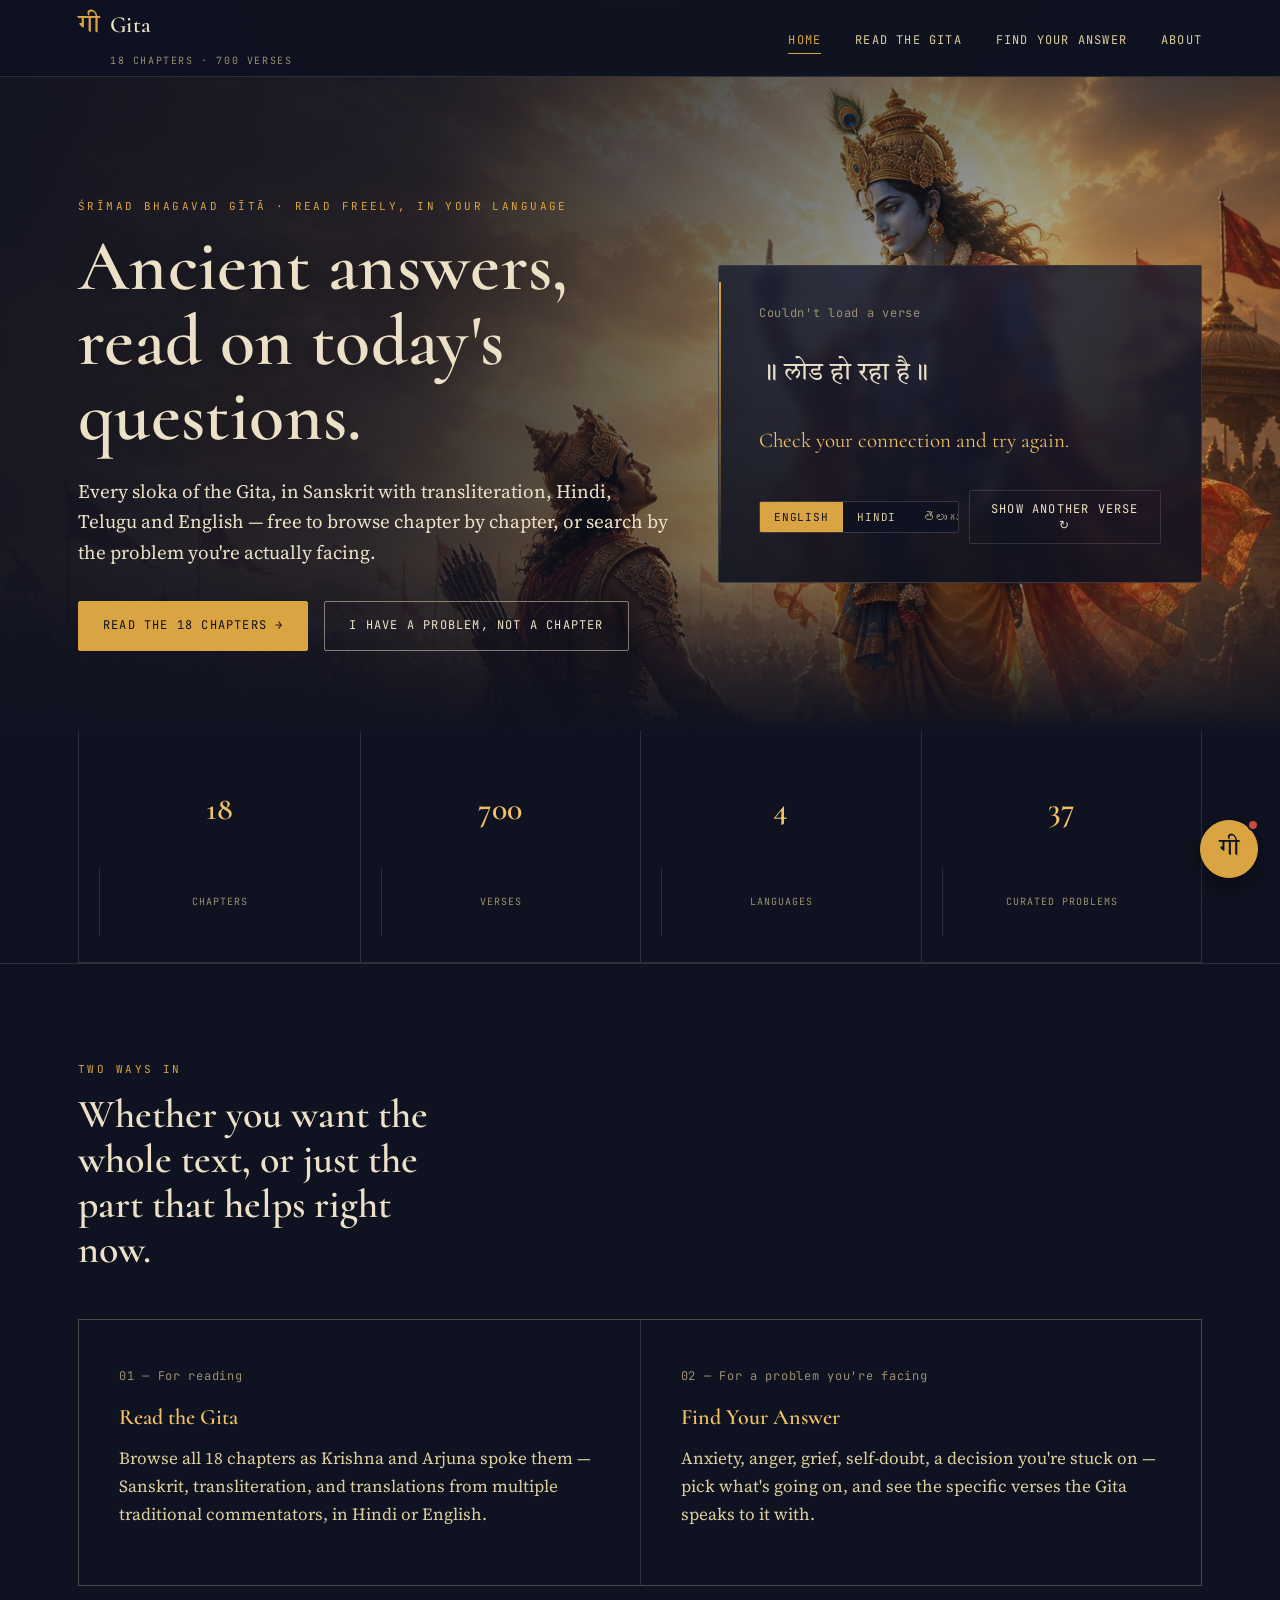
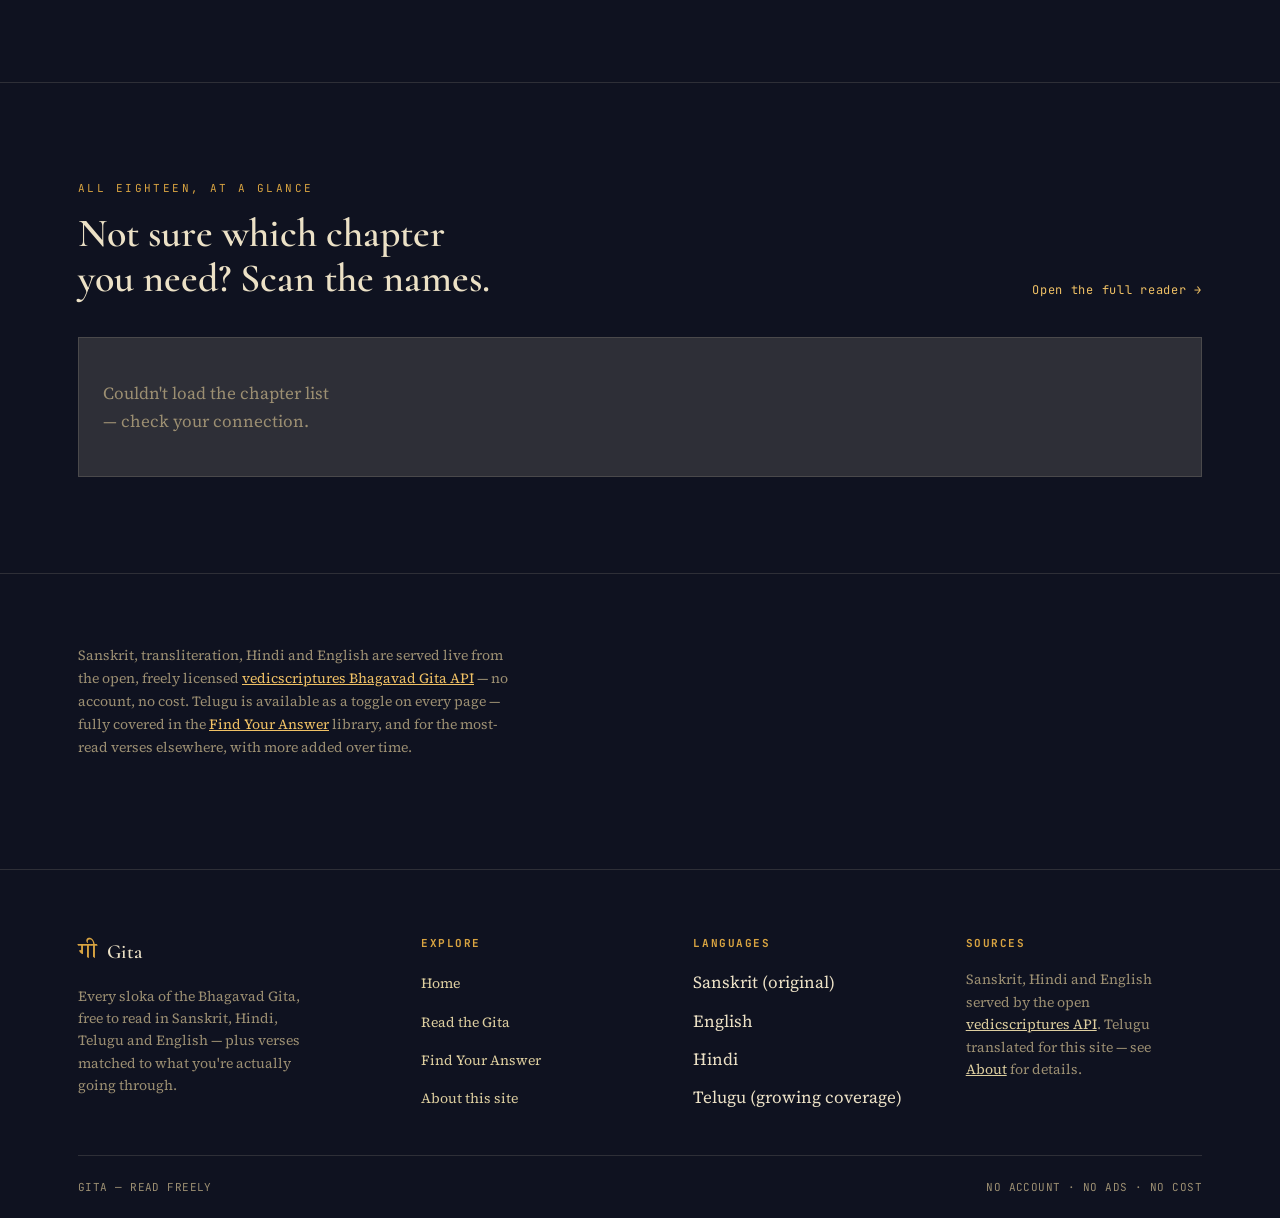
<file: index.html>
<!DOCTYPE html>
<html lang="en">
<head>
<meta charset="UTF-8">
<meta name="viewport" content="width=device-width, initial-scale=1.0">
<title>Gita — The Bhagavad Gita, verse by verse, and a way through</title>
<meta name="description" content="Read every sloka of the Bhagavad Gita in Sanskrit, Hindi, Telugu and English, or find the verses that speak to what you're going through right now.">
<link rel="icon" type="image/svg+xml" href="assets/favicon.svg">
<meta property="og:title" content="Gita — The Bhagavad Gita, verse by verse, and a way through">
<meta property="og:description" content="Read every sloka in Sanskrit, Hindi, Telugu and English — or find the verses that speak to what you're going through.">
<meta property="og:image" content="assets/hero-krishna-arjuna.jpg">
<meta property="og:type" content="website">
<meta name="twitter:card" content="summary_large_image">
<link rel="stylesheet" href="css/style.css">
</head>
<body>
<div class="sky"></div>

<nav class="site-nav">
  <div class="wrap">
    <a class="brand" href="index.html">
      <span class="brand-glyph">गी</span>
      <span>
        <span class="brand-word">Gita</span><br>
        <span class="brand-sub">18 chapters · 700 verses</span>
      </span>
    </a>
    <button class="nav-toggle" id="nav-toggle" aria-label="Menu" aria-expanded="false"><span></span><span></span><span></span></button>
    <ul class="nav-links" id="nav-links">
      <li><a href="index.html" class="active">Home</a></li>
      <li><a href="chapters.html">Read the Gita</a></li>
      <li><a href="solutions.html">Find Your Answer</a></li>
      <li><a href="about.html">About</a></li>
    </ul>
  </div>
</nav>

<header class="hero">
  <div class="hero-bg">
    <img src="assets/hero-krishna-arjuna.jpg" alt="Krishna counsels Arjuna on the battlefield of Kurukshetra" />
    <div class="hero-veil"></div>
  </div>
  <div class="wrap hero-inner">
    <div class="hero-copy">
      <p class="eyebrow">Śrīmad Bhagavad Gītā · read freely, in your language</p>
      <h1>Ancient answers,<br>read on today's questions.</h1>
      <p class="lede" style="margin-top:22px; color:var(--parchment);">
        Every sloka of the Gita, in Sanskrit with transliteration, Hindi, Telugu and
        English — free to browse chapter by chapter, or search by the problem
        you're actually facing.
      </p>
      <div style="display:flex; gap:16px; margin-top:34px; flex-wrap:wrap;">
        <a class="btn" href="chapters.html">Read the 18 chapters →</a>
        <a class="btn ghost light" href="solutions.html">I have a problem, not a chapter</a>
      </div>
    </div>

    <div id="hero-verse" aria-live="polite" class="hero-verse-card">
      <div class="verse-card">
        <div class="ref" id="hv-ref">Loading a verse…</div>
        <p class="verse-sanskrit" id="hv-sanskrit">॥ लोड हो रहा है ॥</p>
        <p class="verse-translit" id="hv-translit"></p>
        <p class="verse-translation" id="hv-translation"></p>
        <div class="verse-meta">
          <span class="ref" id="hv-author"></span>
          <div style="display:flex; gap:10px; align-items:center;">
            <div class="lang-toggle" id="hv-lang-toggle">
              <button type="button" data-lang="en" class="active">English</button>
              <button type="button" data-lang="hi">Hindi</button>
              <button type="button" data-lang="te">తెలుగు</button>
            </div>
            <button class="btn ghost" id="hv-shuffle" type="button" style="padding:10px 18px;">Show another verse ↻</button>
          </div>
        </div>
      </div>
    </div>
  </div>
</header>

<div class="wrap"><div class="stats-bar">
  <div><div class="num">18</div><div class="lbl">Chapters</div></div>
  <div><div class="num">700</div><div class="lbl">Verses</div></div>
  <div><div class="num">4</div><div class="lbl">Languages</div></div>
  <div><div class="num">37</div><div class="lbl">Curated problems</div></div>
</div></div>

<hr class="divider">

<section>
  <div class="wrap">
    <p class="eyebrow">Two ways in</p>
    <h2 style="max-width:20ch;">Whether you want the whole text, or just the part that helps right now.</h2>

    <div style="display:grid; grid-template-columns:repeat(auto-fit,minmax(300px,1fr)); gap:1px; background:var(--line); margin-top:48px; border:1px solid var(--line);">
      <a href="chapters.html" style="text-decoration:none; background:var(--dusk); padding:40px; display:block; transition:background .15s;">
        <span class="ref">01 — For reading</span>
        <h3 style="margin-top:16px; color:var(--marigold-2);">Read the Gita</h3>
        <p style="color:var(--parchment-2); margin-top:12px;">
          Browse all 18 chapters as Krishna and Arjuna spoke them — Sanskrit,
          transliteration, and translations from multiple traditional commentators,
          in Hindi or English.
        </p>
      </a>
      <a href="solutions.html" style="text-decoration:none; background:var(--dusk); padding:40px; display:block; transition:background .15s;">
        <span class="ref">02 — For a problem you're facing</span>
        <h3 style="margin-top:16px; color:var(--marigold-2);">Find Your Answer</h3>
        <p style="color:var(--parchment-2); margin-top:12px;">
          Anxiety, anger, grief, self-doubt, a decision you're stuck on — pick what's
          going on, and see the specific verses the Gita speaks to it with.
        </p>
      </a>
    </div>
  </div>
</section>

<hr class="divider">

<section>
  <div class="wrap">
    <div style="display:flex; justify-content:space-between; align-items:flex-end; flex-wrap:wrap; gap:16px;">
      <div>
        <p class="eyebrow">All eighteen, at a glance</p>
        <h2 style="max-width:22ch;">Not sure which chapter you need? Scan the names.</h2>
      </div>
      <a href="chapters.html" class="ref" style="color:var(--marigold-2); text-decoration:none;">Open the full reader →</a>
    </div>
    <div class="chapter-index" id="chapter-index-preview">
      <p style="padding:24px; color:var(--sandstone);">Loading chapters…</p>
    </div>
  </div>
</section>

<hr class="divider">

<section class="tight">
  <div class="wrap" style="display:flex; justify-content:space-between; align-items:center; flex-wrap:wrap; gap:20px;">
    <p style="color:var(--sandstone); font-size:14px; max-width:64ch;">
      Sanskrit, transliteration, Hindi and English are served live from the open, freely
      licensed <a href="https://vedicscriptures.github.io" style="color:var(--marigold-2);">vedicscriptures Bhagavad Gita API</a> —
      no account, no cost. Telugu is available as a toggle on every page — fully covered
      in the <a href="solutions.html" style="color:var(--marigold-2);">Find Your Answer</a> library,
      and for the most-read verses elsewhere, with more added over time.
    </p>
  </div>
</section>

<footer class="site-footer">
  <div class="wrap">
    <div class="footer-grid">
      <div class="footer-col">
        <div class="footer-brand"><span class="brand-glyph">गी</span><span class="brand-word">Gita</span></div>
        <p>Every sloka of the Bhagavad Gita, free to read in Sanskrit, Hindi, Telugu and English — plus verses matched to what you're actually going through.</p>
      </div>
      <div class="footer-col">
        <h4>Explore</h4>
        <ul>
          <li><a href="index.html">Home</a></li>
          <li><a href="chapters.html">Read the Gita</a></li>
          <li><a href="solutions.html">Find Your Answer</a></li>
          <li><a href="about.html">About this site</a></li>
        </ul>
      </div>
      <div class="footer-col">
        <h4>Languages</h4>
        <ul>
          <li>Sanskrit (original)</li>
          <li>English</li>
          <li>Hindi</li>
          <li>Telugu (growing coverage)</li>
        </ul>
      </div>
      <div class="footer-col">
        <h4>Sources</h4>
        <p>Sanskrit, Hindi and English served by the open <a href="https://vedicscriptures.github.io" style="text-decoration:underline;">vedicscriptures API</a>. Telugu translated for this site — see <a href="about.html" style="text-decoration:underline;">About</a> for details.</p>
      </div>
    </div>
    <div class="footer-bottom">
      <p>GITA — READ FREELY</p>
      <p>NO ACCOUNT · NO ADS · NO COST</p>
    </div>
  </div>
</footer>

<button class="chat-fab" id="chat-fab" aria-label="Ask about the Gita" type="button">गी<span class="dot"></span></button>
<div class="chat-panel" id="chat-panel">
  <div class="chat-head">
    <div>
      <div class="title">Ask Gita</div>
      <div class="sub">Rule-based · instant · free</div>
    </div>
    <button class="chat-close" id="chat-close" type="button" aria-label="Close">×</button>
  </div>
  <div class="chat-body" id="chat-body"></div>
  <form class="chat-input-row" id="chat-form">
    <input type="text" id="chat-input" placeholder="Ask a question…" autocomplete="off">
    <button type="submit">Send</button>
  </form>
</div>

<script src="js/nav.js"></script>
<script src="data/telugu.js"></script>
<script src="data/solutions.js"></script>
<script src="js/api.js"></script>
<script src="js/search.js"></script>
<script>
  let heroData = null, heroCh = 2, heroVerse = 47, heroLang = "en";

  function heroTranslation(data, lang) {
    if (lang === "te") {
      const te = teluguFor(heroCh, heroVerse);
      if (te) return { text: te, author: "ఈ వెబ్‌సైట్ కోసం అనువదించబడింది", fallback: false };
      const en = pickTranslation(data, "en");
      return { text: en.text, author: en.author, fallback: true };
    }
    return pickTranslation(data, lang);
  }

  function renderHero() {
    if (!heroData) return;
    const t = heroTranslation(heroData, heroLang);
    document.getElementById("hv-ref").textContent = `Bhagavad Gita ${heroCh}.${heroVerse}`;
    document.getElementById("hv-sanskrit").textContent = heroData.slok;
    document.getElementById("hv-translit").textContent = heroData.transliteration || "";
    document.getElementById("hv-translation").textContent =
      (heroLang === "te" && t.fallback ? "(తెలుగు అనువాదం ఇంకా లేదు — ఆంగ్లం చూపిస్తోంది) " : "") + t.text;
    document.getElementById("hv-author").textContent = t.author ? `— ${t.author}` : "";
    document.querySelectorAll("#hv-lang-toggle button").forEach(b =>
      b.classList.toggle("active", b.dataset.lang === heroLang)
    );
  }

  async function loadHeroVerse(ref) {
    const r = ref || randomVerseRef();
    heroCh = r.ch; heroVerse = r.verse;
    document.getElementById("hv-ref").textContent = `Loading BG ${heroCh}.${heroVerse}…`;
    try {
      heroData = await fetchVerse(heroCh, heroVerse);
      renderHero();
    } catch (e) {
      document.getElementById("hv-ref").textContent = "Couldn't load a verse";
      document.getElementById("hv-translation").textContent = "Check your connection and try again.";
    }
  }

  loadHeroVerse({ ch: 2, verse: 47 });
  document.getElementById("hv-shuffle").addEventListener("click", () => loadHeroVerse());
  document.querySelectorAll("#hv-lang-toggle button").forEach(btn => {
    btn.addEventListener("click", () => { heroLang = btn.dataset.lang; renderHero(); });
  });

  async function loadChapterPreview() {
    const box = document.getElementById("chapter-index-preview");
    try {
      const chapters = await fetchChapters();
      box.innerHTML = chapters.map(c => `
        <a href="chapters.html?ch=${c.chapter_number}">
          <span class="num">${c.chapter_number}</span>
          <span>
            <h4>${c.name || ""}</h4>
            <p class="meaning">${c.translation || c.transliteration || ""}</p>
          </span>
        </a>
      `).join("");
    } catch (e) {
      box.innerHTML = `<p style="padding:24px; color:var(--sandstone);">Couldn't load the chapter list — check your connection.</p>`;
    }
  }
  loadChapterPreview();
</script>
<script src="js/chatbot.js"></script>
</body>
</html>
</file>
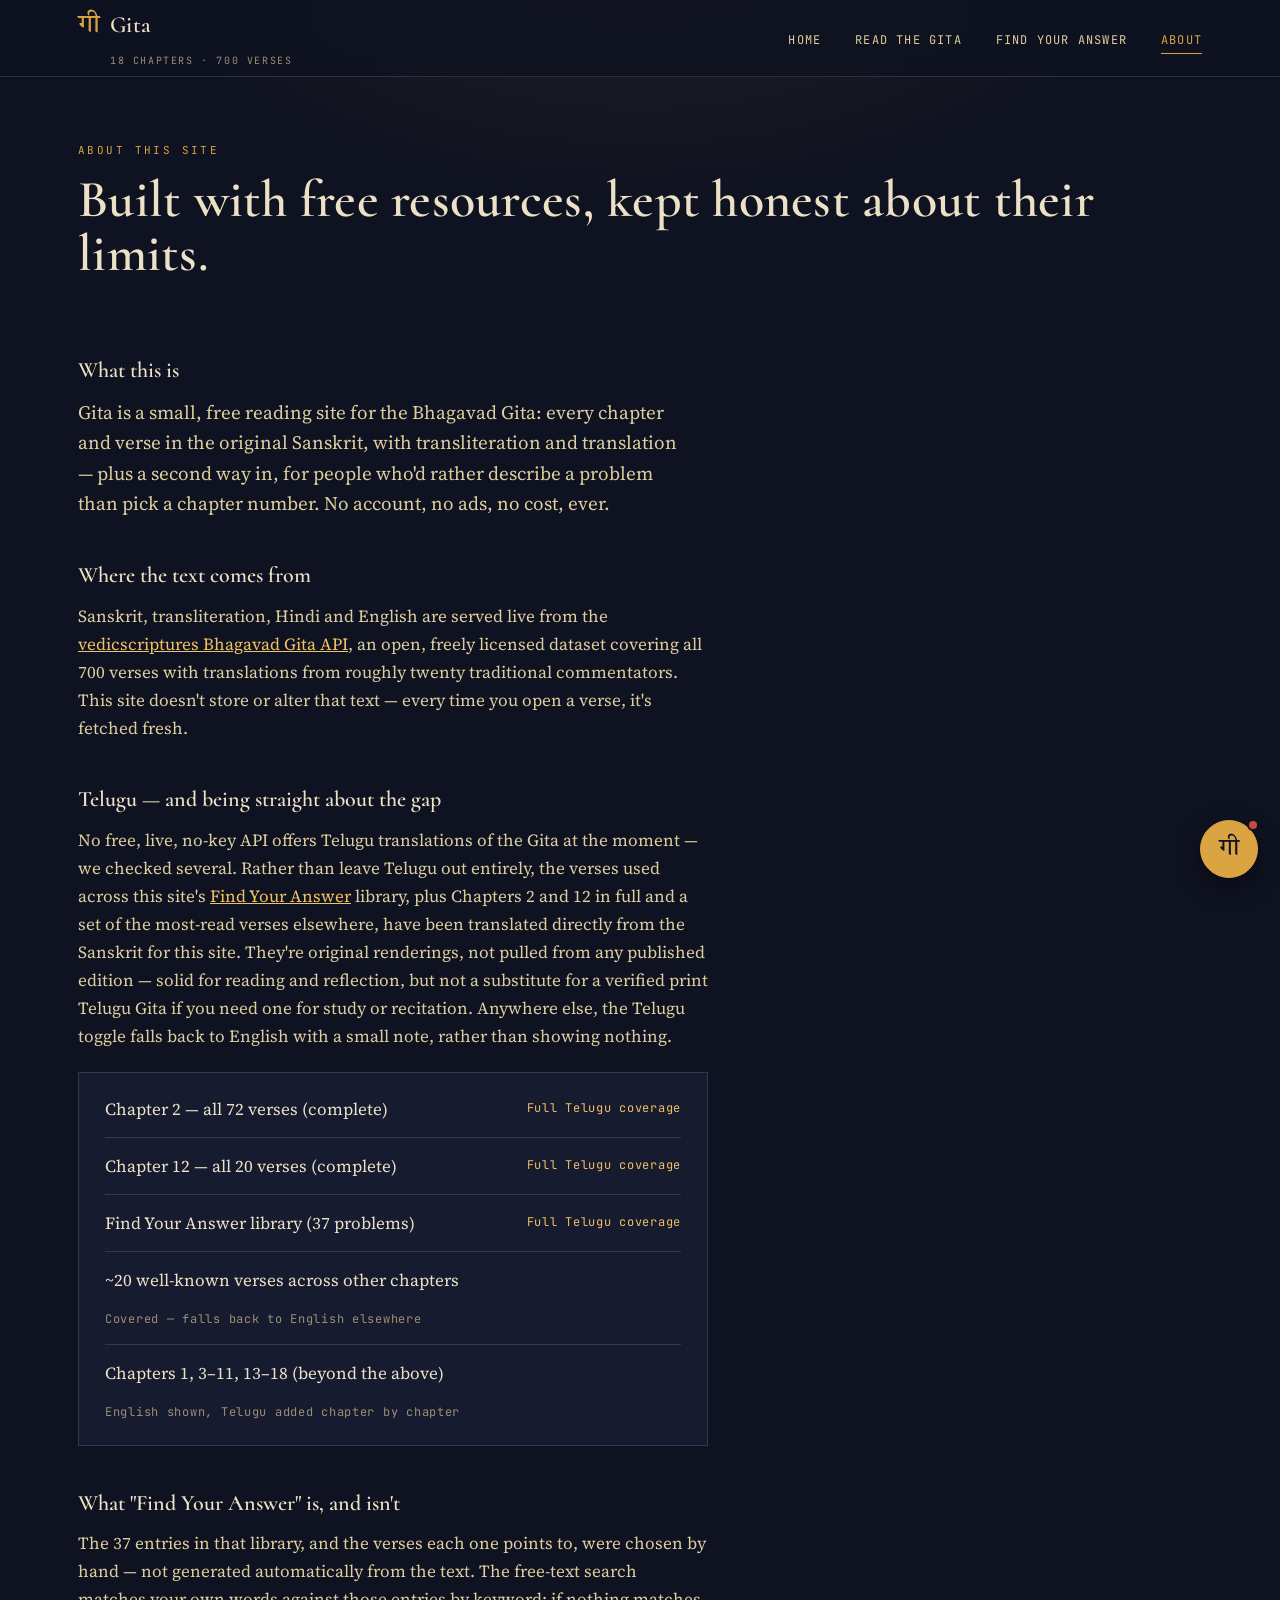
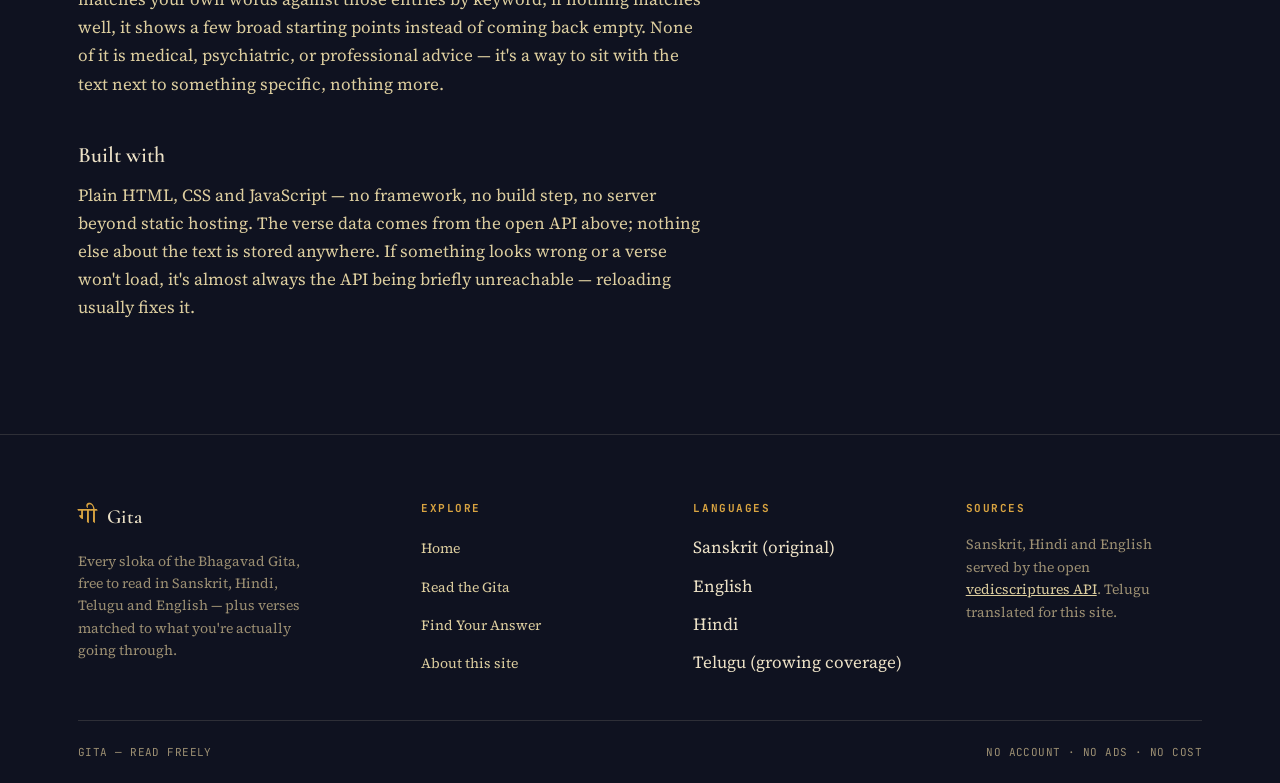
<file: about.html>
<!DOCTYPE html>
<html lang="en">
<head>
<meta charset="UTF-8">
<meta name="viewport" content="width=device-width, initial-scale=1.0">
<title>About — Gita</title>
<meta name="description" content="What this site is, where its verse text comes from, and an honest account of what's still incomplete.">
<link rel="icon" type="image/svg+xml" href="assets/favicon.svg">
<meta property="og:title" content="About — Gita">
<meta property="og:description" content="What this site is, where its verse text comes from, and an honest account of what's still incomplete.">
<meta property="og:image" content="assets/hero-krishna-arjuna.jpg">
<meta property="og:type" content="website">
<link rel="stylesheet" href="css/style.css">
<style>
  .about-block{ max-width:70ch; }
  .about-block + .about-block{ margin-top:44px; }
  .coverage-row{ display:flex; justify-content:space-between; align-items:center; padding:14px 0; border-bottom:1px solid var(--line); gap:16px; flex-wrap:wrap; }
  .coverage-row:last-child{ border-bottom:0; }
  .coverage-row .name{ font-family:var(--f-body); color:var(--parchment); }
  .coverage-row .status{ font-family:var(--f-mono); font-size:12px; letter-spacing:0.06em; color:var(--sandstone); text-align:right; }
  .coverage-row .status.full{ color:var(--marigold-2); }
</style>
</head>
<body>
<div class="sky"></div>

<nav class="site-nav">
  <div class="wrap">
    <a class="brand" href="index.html">
      <span class="brand-glyph">गी</span>
      <span><span class="brand-word">Gita</span><br><span class="brand-sub">18 chapters · 700 verses</span></span>
    </a>
    <button class="nav-toggle" id="nav-toggle" aria-label="Menu" aria-expanded="false"><span></span><span></span><span></span></button>
    <ul class="nav-links" id="nav-links">
      <li><a href="index.html">Home</a></li>
      <li><a href="chapters.html">Read the Gita</a></li>
      <li><a href="solutions.html">Find Your Answer</a></li>
      <li><a href="about.html" class="active">About</a></li>
    </ul>
  </div>
</nav>

<header style="padding:64px 0 20px;">
  <div class="wrap">
    <p class="eyebrow">About this site</p>
    <h1 style="font-size:clamp(32px,4.5vw,52px);">Built with free resources, kept honest about their limits.</h1>
  </div>
</header>

<section class="tight">
  <div class="wrap">

    <div class="about-block">
      <h3>What this is</h3>
      <p class="lede" style="margin-top:12px;">
        Gita is a small, free reading site for the Bhagavad Gita: every chapter and verse
        in the original Sanskrit, with transliteration and translation — plus a second way
        in, for people who'd rather describe a problem than pick a chapter number. No
        account, no ads, no cost, ever.
      </p>
    </div>

    <div class="about-block">
      <h3>Where the text comes from</h3>
      <p style="color:var(--parchment-2); margin-top:12px;">
        Sanskrit, transliteration, Hindi and English are served live from the
        <a href="https://vedicscriptures.github.io" style="color:var(--marigold-2);">vedicscriptures Bhagavad Gita API</a>,
        an open, freely licensed dataset covering all 700 verses with translations from
        roughly twenty traditional commentators. This site doesn't store or alter that
        text — every time you open a verse, it's fetched fresh.
      </p>
    </div>

    <div class="about-block">
      <h3>Telugu — and being straight about the gap</h3>
      <p style="color:var(--parchment-2); margin-top:12px;">
        No free, live, no-key API offers Telugu translations of the Gita at the moment —
        we checked several. Rather than leave Telugu out entirely, the verses used across
        this site's <a href="solutions.html" style="color:var(--marigold-2);">Find Your Answer</a>
        library, plus Chapters 2 and 12 in full and a set of the most-read verses elsewhere,
        have been translated directly from the Sanskrit for this site. They're original
        renderings, not pulled from any published edition — solid for reading and
        reflection, but not a substitute for a verified print Telugu Gita if you need one
        for study or recitation. Anywhere else, the Telugu toggle falls back to English
        with a small note, rather than showing nothing.
      </p>
      <div style="margin-top:22px; border:1px solid var(--line); background:var(--dusk-2); padding:8px 26px;">
        <div class="coverage-row"><span class="name">Chapter 2 — all 72 verses (complete)</span><span class="status full">Full Telugu coverage</span></div>
        <div class="coverage-row"><span class="name">Chapter 12 — all 20 verses (complete)</span><span class="status full">Full Telugu coverage</span></div>
        <div class="coverage-row"><span class="name">Find Your Answer library (37 problems)</span><span class="status full">Full Telugu coverage</span></div>
        <div class="coverage-row"><span class="name">~20 well-known verses across other chapters</span><span class="status">Covered — falls back to English elsewhere</span></div>
        <div class="coverage-row"><span class="name">Chapters 1, 3–11, 13–18 (beyond the above)</span><span class="status">English shown, Telugu added chapter by chapter</span></div>
      </div>
    </div>

    <div class="about-block">
      <h3>What "Find Your Answer" is, and isn't</h3>
      <p style="color:var(--parchment-2); margin-top:12px;">
        The 37 entries in that library, and the verses each one points to, were chosen by
        hand — not generated automatically from the text. The free-text search matches
        your own words against those entries by keyword; if nothing matches well, it shows
        a few broad starting points instead of coming back empty. None of it is medical,
        psychiatric, or professional advice — it's a way to sit with the text next to
        something specific, nothing more.
      </p>
    </div>

    <div class="about-block">
      <h3>Built with</h3>
      <p style="color:var(--parchment-2); margin-top:12px;">
        Plain HTML, CSS and JavaScript — no framework, no build step, no server beyond
        static hosting. The verse data comes from the open API above; nothing else about
        the text is stored anywhere. If something looks wrong or a verse won't load,
        it's almost always the API being briefly unreachable — reloading usually fixes it.
      </p>
    </div>

  </div>
</section>

<footer class="site-footer">
  <div class="wrap">
    <div class="footer-grid">
      <div class="footer-col">
        <div class="footer-brand"><span class="brand-glyph">गी</span><span class="brand-word">Gita</span></div>
        <p>Every sloka of the Bhagavad Gita, free to read in Sanskrit, Hindi, Telugu and English — plus verses matched to what you're actually going through.</p>
      </div>
      <div class="footer-col">
        <h4>Explore</h4>
        <ul>
          <li><a href="index.html">Home</a></li>
          <li><a href="chapters.html">Read the Gita</a></li>
          <li><a href="solutions.html">Find Your Answer</a></li>
          <li><a href="about.html">About this site</a></li>
        </ul>
      </div>
      <div class="footer-col">
        <h4>Languages</h4>
        <ul>
          <li>Sanskrit (original)</li>
          <li>English</li>
          <li>Hindi</li>
          <li>Telugu (growing coverage)</li>
        </ul>
      </div>
      <div class="footer-col">
        <h4>Sources</h4>
        <p>Sanskrit, Hindi and English served by the open <a href="https://vedicscriptures.github.io" style="text-decoration:underline;">vedicscriptures API</a>. Telugu translated for this site.</p>
      </div>
    </div>
    <div class="footer-bottom">
      <p>GITA — READ FREELY</p>
      <p>NO ACCOUNT · NO ADS · NO COST</p>
    </div>
  </div>
</footer>

<button class="chat-fab" id="chat-fab" aria-label="Ask about the Gita" type="button">गी<span class="dot"></span></button>
<div class="chat-panel" id="chat-panel">
  <div class="chat-head">
    <div>
      <div class="title">Ask Gita</div>
      <div class="sub">Rule-based · instant · free</div>
    </div>
    <button class="chat-close" id="chat-close" type="button" aria-label="Close">×</button>
  </div>
  <div class="chat-body" id="chat-body"></div>
  <form class="chat-input-row" id="chat-form">
    <input type="text" id="chat-input" placeholder="Ask a question…" autocomplete="off">
    <button type="submit">Send</button>
  </form>
</div>

<script src="js/nav.js"></script>
<script src="data/solutions.js"></script>
<script src="data/telugu.js"></script>
<script src="js/api.js"></script>
<script src="js/search.js"></script>
<script src="js/chatbot.js"></script>
</body>
</html>
</file>
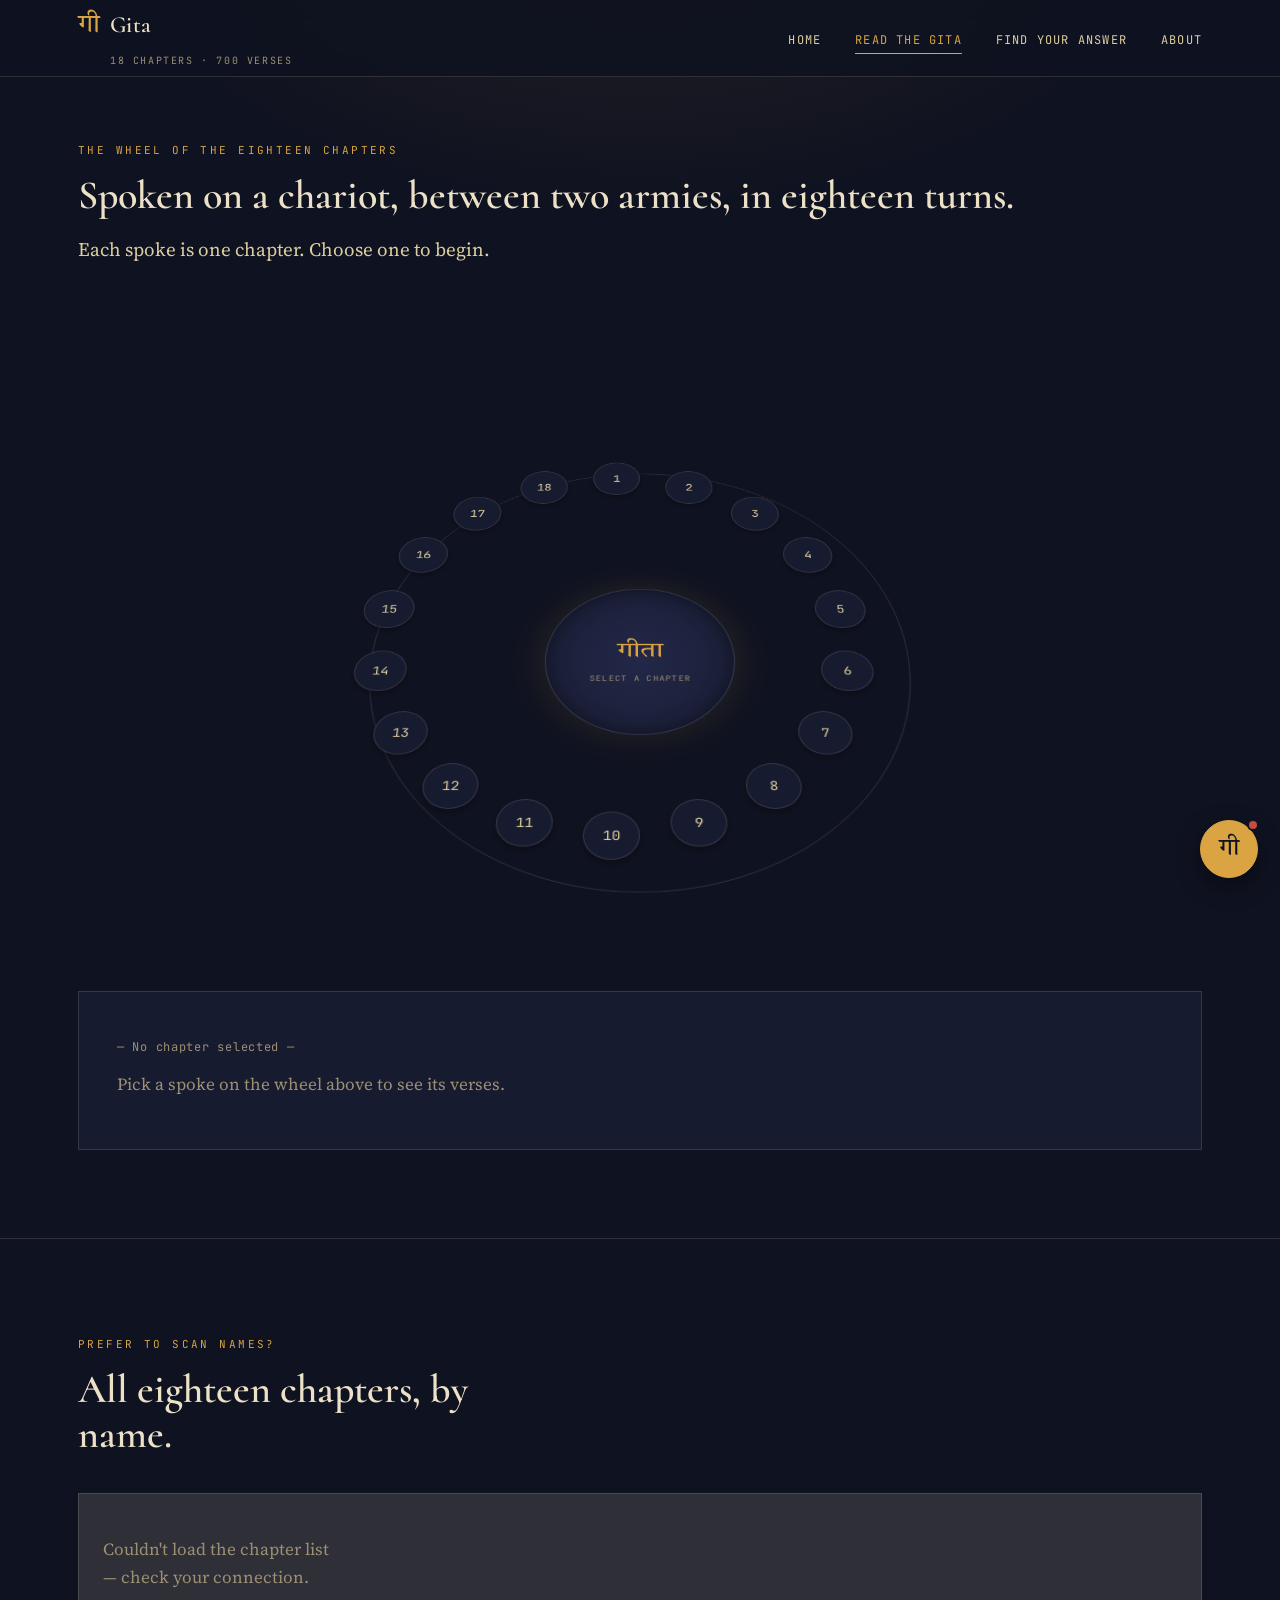
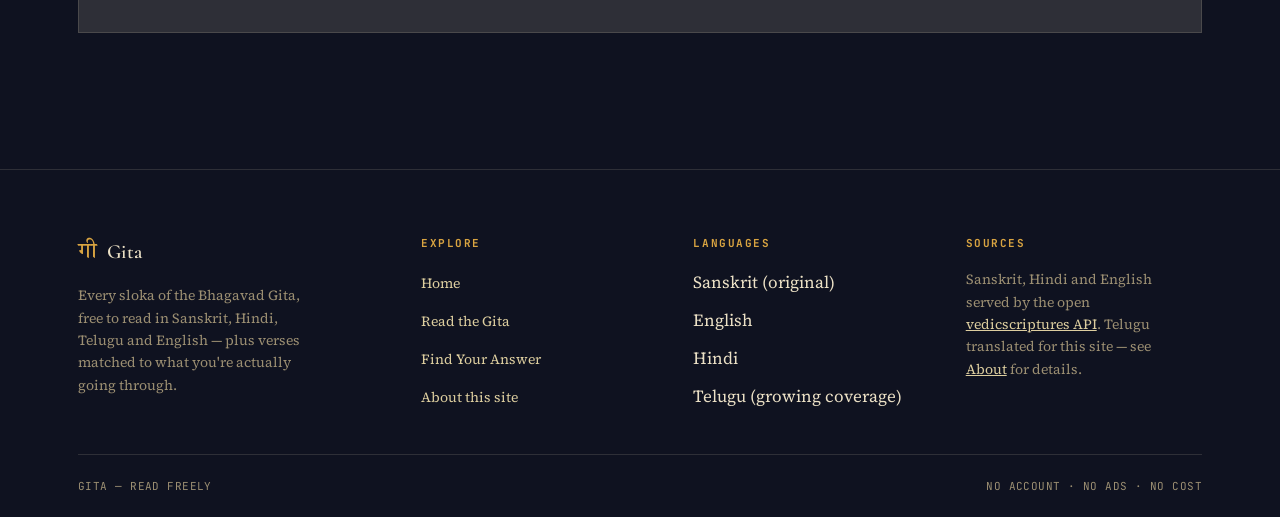
<file: chapters.html>
<!DOCTYPE html>
<html lang="en">
<head>
<meta charset="UTF-8">
<meta name="viewport" content="width=device-width, initial-scale=1.0">
<title>Read the Gita — all 18 chapters, verse by verse</title>
<meta name="description" content="Browse all 18 chapters and 700 verses of the Bhagavad Gita in Sanskrit, Hindi, Telugu and English.">
<link rel="icon" type="image/svg+xml" href="assets/favicon.svg">
<meta property="og:title" content="Read the Gita — all 18 chapters, verse by verse">
<meta property="og:description" content="Browse all 18 chapters and 700 verses in Sanskrit, Hindi, Telugu and English.">
<meta property="og:image" content="assets/hero-krishna-arjuna.jpg">
<meta property="og:type" content="website">
<link rel="stylesheet" href="css/style.css">
<style>
  /* --- chakra wheel: real 3D (perspective + preserve-3d), ambient motion,
         and a "result" glow that marks the selected chapter --- */
  .wheel-wrap{ display:flex; justify-content:center; padding:20px 0 8px; perspective:1500px; }
  .wheel{
    position:relative; width:min(560px, 88vw); aspect-ratio:1/1;
    transform-style:preserve-3d;
    animation: wheel-intro 1.15s cubic-bezier(.2,.8,.2,1) both,
               wheel-breathe 11s ease-in-out 1.15s infinite;
  }
  @keyframes wheel-intro{
    from{ opacity:0; transform:rotateX(40deg) rotateZ(-110deg) scale(.72); }
    to{   opacity:1; transform:rotateX(40deg) rotateZ(0deg) scale(1); }
  }
  @keyframes wheel-breathe{
    0%,100%{ transform:rotateX(40deg) rotateZ(-2.5deg); }
    50%{     transform:rotateX(40deg) rotateZ(2.5deg); }
  }
  @media (prefers-reduced-motion: reduce){
    .wheel{ animation:none; transform:rotateX(40deg); }
  }
  .wheel-hub{
    position:absolute; inset:0; margin:auto; width:34%; height:34%;
    border:1px solid var(--line); border-radius:50%;
    display:flex; align-items:center; justify-content:center; flex-direction:column;
    background:radial-gradient(circle, var(--dusk-3), var(--dusk-2));
    transform:translateZ(30px);
    box-shadow:0 0 40px rgba(217,164,65,0.12), inset 0 0 20px rgba(0,0,0,0.4);
  }
  .wheel-hub span.g{ font-family:var(--f-sanskrit); font-size:28px; color:var(--marigold); }
  .wheel-hub span.l{ font-family:var(--f-mono); font-size:9px; letter-spacing:0.14em; color:var(--sandstone); margin-top:4px; text-transform:uppercase; text-align:center; }
  .wheel::before{
    content:""; position:absolute; inset:0; margin:auto; width:96%; height:96%;
    border-radius:50%; border:1px solid var(--line); transform:translateZ(4px);
  }
  .spoke{
    position:absolute; top:50%; left:50%; width:52px; height:52px; margin:-26px 0 0 -26px;
    border-radius:50%; border:1px solid var(--line); background:var(--dusk-2);
    display:flex; align-items:center; justify-content:center;
    font-family:var(--f-mono); font-size:14px; color:var(--parchment-2);
    cursor:pointer; transition:background .2s ease, border-color .2s ease, color .2s ease, transform .35s cubic-bezier(.2,.8,.2,1), box-shadow .35s ease;
    box-shadow:0 4px 10px rgba(0,0,0,0.3);
  }
  .spoke:hover{ border-color:var(--marigold); color:var(--marigold-2); }
  .spoke.active{
    background:var(--marigold); border-color:var(--marigold); color:var(--dusk); font-weight:600;
    animation: spoke-pulse 1.6s ease-out 1;
  }
  @keyframes spoke-pulse{
    0%{  box-shadow:0 0 0 0 rgba(217,164,65,0.65), 0 4px 10px rgba(0,0,0,0.3); }
    70%{ box-shadow:0 0 0 26px rgba(217,164,65,0), 0 4px 10px rgba(0,0,0,0.3); }
    100%{box-shadow:0 0 0 0 rgba(217,164,65,0), 0 4px 10px rgba(0,0,0,0.3); }
  }

  .chapter-panel{
    border:1px solid var(--line); background:var(--dusk-2); padding:34px 38px; margin-top:44px;
  }
  .verse-grid{ display:flex; flex-wrap:wrap; gap:8px; margin-top:22px; }
  .verse-pill{
    font-family:var(--f-mono); font-size:12px; padding:8px 12px; border:1px solid var(--line);
    background:var(--dusk); color:var(--parchment-2); cursor:pointer; border-radius:var(--radius);
  }
  .verse-pill:hover, .verse-pill.active{ border-color:var(--marigold); color:var(--marigold-2); }
</style>
</head>
<body>
<div class="sky"></div>

<nav class="site-nav">
  <div class="wrap">
    <a class="brand" href="index.html">
      <span class="brand-glyph">गी</span>
      <span><span class="brand-word">Gita</span><br><span class="brand-sub">18 chapters · 700 verses</span></span>
    </a>
    <button class="nav-toggle" id="nav-toggle" aria-label="Menu" aria-expanded="false"><span></span><span></span><span></span></button>
    <ul class="nav-links" id="nav-links">
      <li><a href="index.html">Home</a></li>
      <li><a href="chapters.html" class="active">Read the Gita</a></li>
      <li><a href="solutions.html">Find Your Answer</a></li>
      <li><a href="about.html">About</a></li>
    </ul>
  </div>
</nav>

<header style="padding:64px 0 20px;">
  <div class="wrap">
    <p class="eyebrow">The wheel of the eighteen chapters</p>
    <h2>Spoken on a chariot, between two armies, in eighteen turns.</h2>
    <p class="lede" style="margin-top:16px;">Each spoke is one chapter. Choose one to begin.</p>
  </div>
</header>

<section class="tight">
  <div class="wrap">
    <div class="wheel-wrap">
      <div class="wheel" id="wheel">
        <div class="wheel-hub"><span class="g">गीता</span><span class="l">Select a chapter</span></div>
      </div>
    </div>

    <div class="chapter-panel" id="chapter-panel">
      <p class="ref">— No chapter selected —</p>
      <p style="color:var(--sandstone); margin-top:10px;">Pick a spoke on the wheel above to see its verses.</p>
    </div>

    <div id="verse-detail" style="margin-top:32px;"></div>
  </div>
</section>

<hr class="divider">

<section>
  <div class="wrap">
    <p class="eyebrow">Prefer to scan names?</p>
    <h2 style="max-width:22ch;">All eighteen chapters, by name.</h2>
    <div class="chapter-index" id="chapter-index-full">
      <p style="padding:24px; color:var(--sandstone);">Loading chapters…</p>
    </div>
  </div>
</section>

<footer class="site-footer">
  <div class="wrap">
    <div class="footer-grid">
      <div class="footer-col">
        <div class="footer-brand"><span class="brand-glyph">गी</span><span class="brand-word">Gita</span></div>
        <p>Every sloka of the Bhagavad Gita, free to read in Sanskrit, Hindi, Telugu and English — plus verses matched to what you're actually going through.</p>
      </div>
      <div class="footer-col">
        <h4>Explore</h4>
        <ul>
          <li><a href="index.html">Home</a></li>
          <li><a href="chapters.html">Read the Gita</a></li>
          <li><a href="solutions.html">Find Your Answer</a></li>
          <li><a href="about.html">About this site</a></li>
        </ul>
      </div>
      <div class="footer-col">
        <h4>Languages</h4>
        <ul>
          <li>Sanskrit (original)</li>
          <li>English</li>
          <li>Hindi</li>
          <li>Telugu (growing coverage)</li>
        </ul>
      </div>
      <div class="footer-col">
        <h4>Sources</h4>
        <p>Sanskrit, Hindi and English served by the open <a href="https://vedicscriptures.github.io" style="text-decoration:underline;">vedicscriptures API</a>. Telugu translated for this site — see <a href="about.html" style="text-decoration:underline;">About</a> for details.</p>
      </div>
    </div>
    <div class="footer-bottom">
      <p>GITA — READ FREELY</p>
      <p>NO ACCOUNT · NO ADS · NO COST</p>
    </div>
  </div>
</footer>

<button class="chat-fab" id="chat-fab" aria-label="Ask about the Gita" type="button">गी<span class="dot"></span></button>
<div class="chat-panel" id="chat-panel">
  <div class="chat-head">
    <div>
      <div class="title">Ask Gita</div>
      <div class="sub">Rule-based · instant · free</div>
    </div>
    <button class="chat-close" id="chat-close" type="button" aria-label="Close">×</button>
  </div>
  <div class="chat-body" id="chat-body"></div>
  <form class="chat-input-row" id="chat-form">
    <input type="text" id="chat-input" placeholder="Ask a question…" autocomplete="off">
    <button type="submit">Send</button>
  </form>
</div>

<script src="js/nav.js"></script>
<script src="data/telugu.js"></script>
<script src="data/solutions.js"></script>
<script src="js/api.js"></script>
<script src="js/search.js"></script>
<script src="js/chapters.js"></script>
<script src="js/chatbot.js"></script>
</body>
</html>
</file>
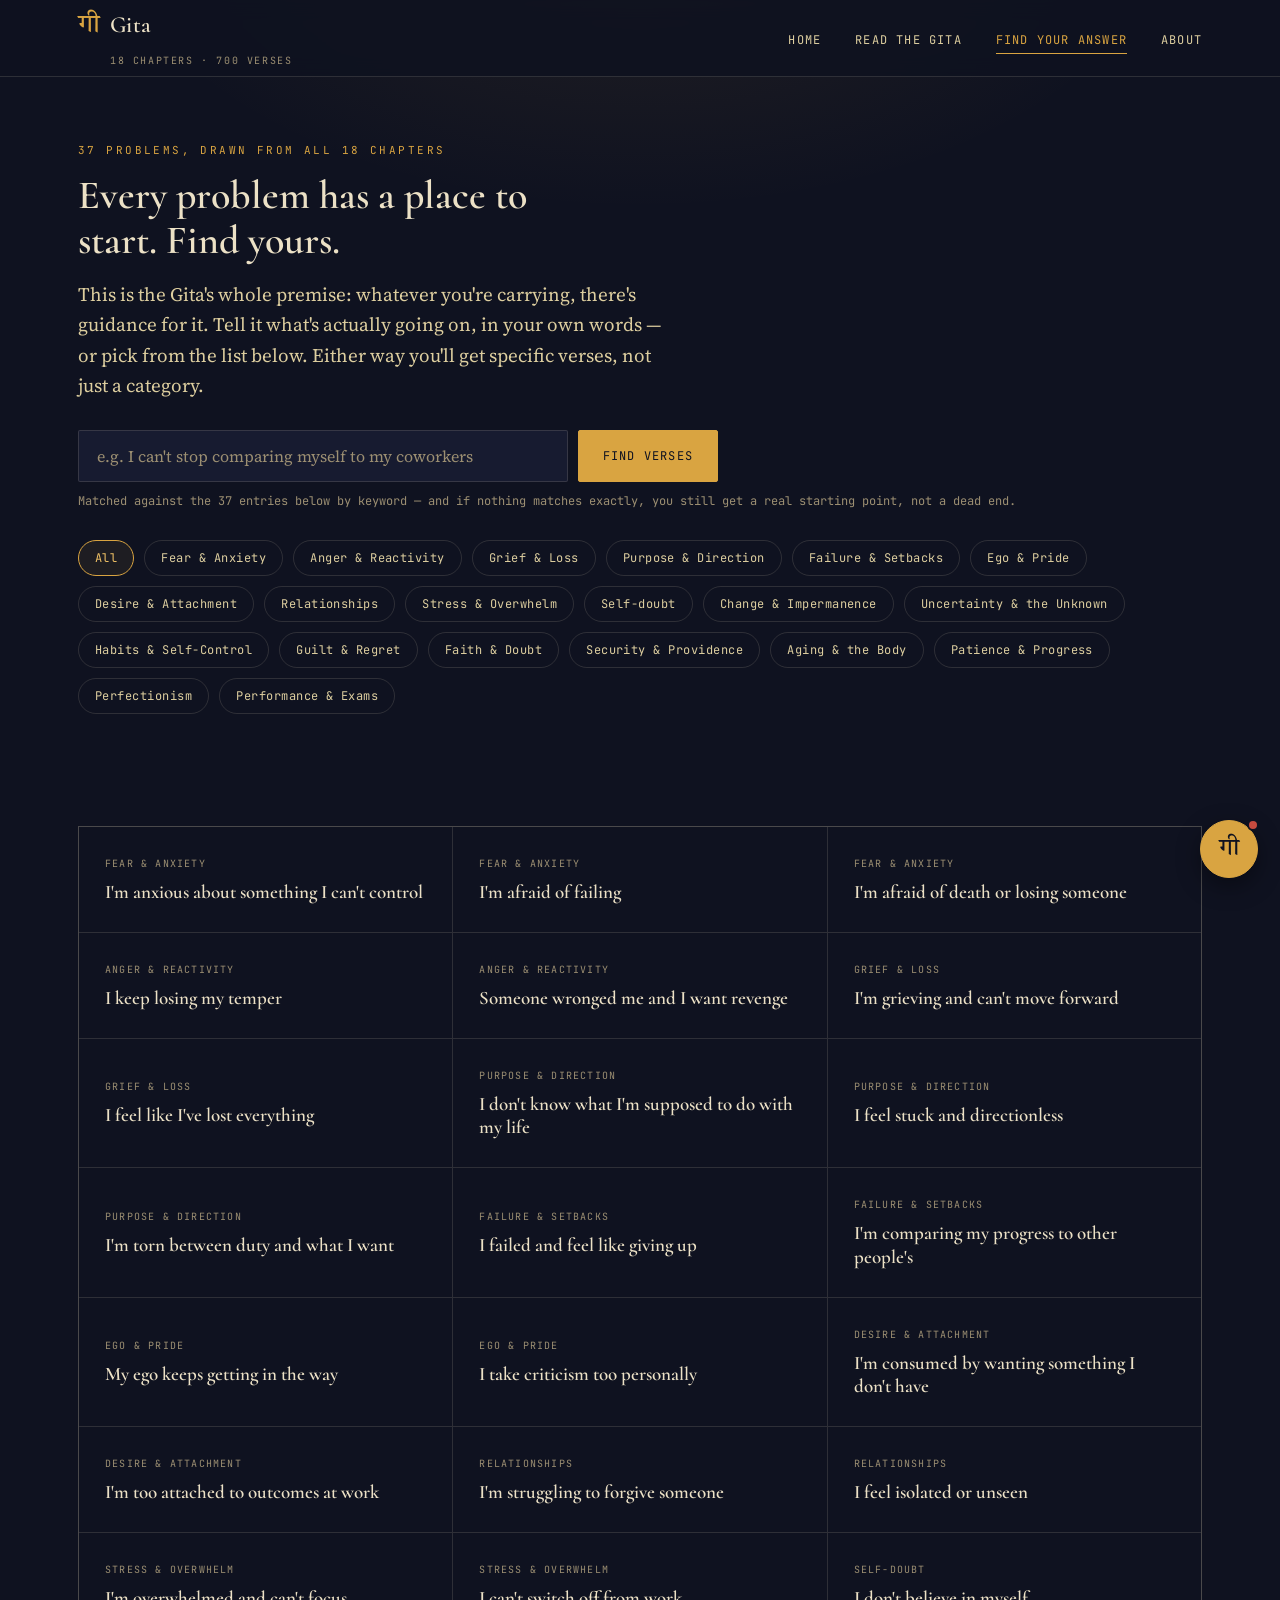
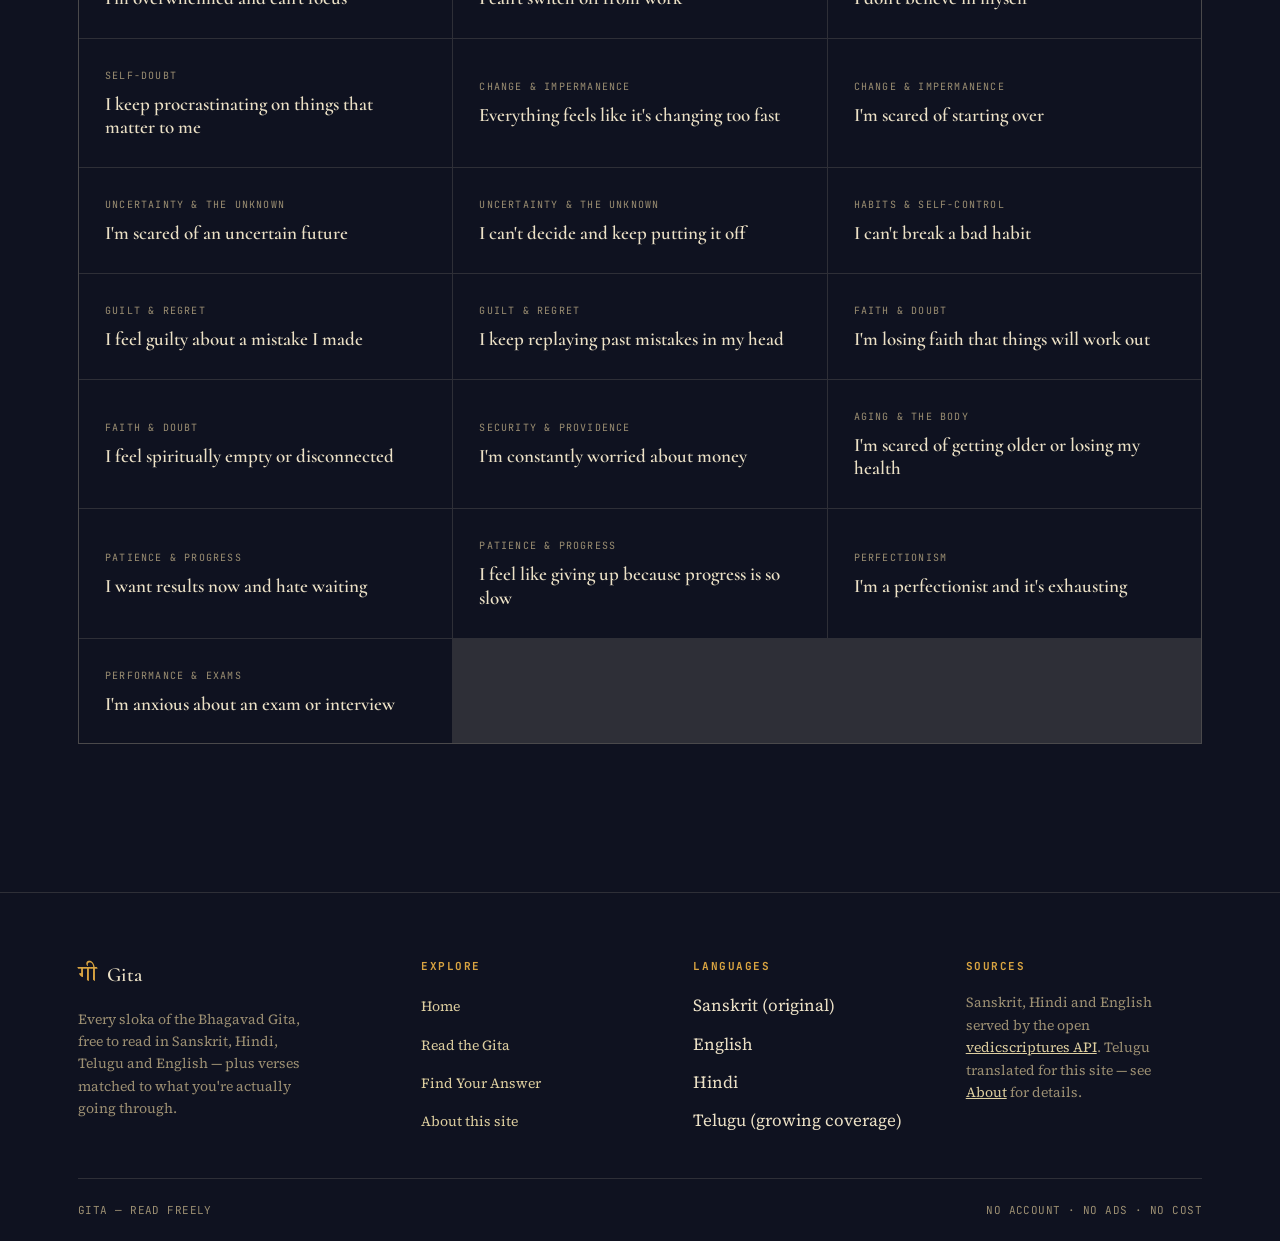
<file: solutions.html>
<!DOCTYPE html>
<html lang="en">
<head>
<meta charset="UTF-8">
<meta name="viewport" content="width=device-width, initial-scale=1.0">
<title>Find Your Answer — the Gita for what you're going through</title>
<meta name="description" content="Anxiety, anger, grief, self-doubt, a decision you're stuck on — find the specific Bhagavad Gita verses that speak to it, in Sanskrit, Hindi, Telugu or English.">
<link rel="icon" type="image/svg+xml" href="assets/favicon.svg">
<meta property="og:title" content="Find Your Answer — the Gita for what you're going through">
<meta property="og:description" content="Tell it what's going on, in your own words, and get specific Bhagavad Gita verses back.">
<meta property="og:image" content="assets/hero-krishna-arjuna.jpg">
<meta property="og:type" content="website">
<link rel="stylesheet" href="css/style.css">
<style>
  .filter-row{ display:flex; flex-wrap:wrap; gap:10px; margin-top:28px; }
  .chip{
    font-family:var(--f-mono); font-size:12px; letter-spacing:0.04em;
    padding:9px 16px; border:1px solid var(--line); border-radius:999px;
    background:transparent; color:var(--parchment-2); cursor:pointer;
  }
  .chip.active{ border-color:var(--marigold); color:var(--marigold-2); background:rgba(217,164,65,0.08); }

  .problem-grid{ display:grid; grid-template-columns:repeat(auto-fill,minmax(300px,1fr)); gap:1px; background:var(--line); border:1px solid var(--line); margin-top:36px; }
  .problem-card{
    background:var(--dusk); padding:28px 26px; text-align:left; border:0; cursor:pointer; color:var(--parchment);
  }
  .problem-card .cat{ font-family:var(--f-mono); font-size:10px; letter-spacing:0.12em; text-transform:uppercase; color:var(--sandstone); }
  .problem-card h3{ margin-top:10px; font-size:19px; color:var(--parchment); }
  .problem-card:hover h3{ color:var(--marigold-2); }

  .answer-panel{ margin-top:52px; }
  .why-box{
    border:1px solid var(--line); border-left:2px solid var(--vermillion-2); background:var(--dusk-2);
    padding:22px 26px; margin-bottom:24px;
  }
  .why-box p{ margin:0; color:var(--parchment-2); }

  .search-box{ display:flex; gap:10px; margin-top:30px; max-width:640px; flex-wrap:wrap; }
  .search-box input{
    flex:1; min-width:220px; background:var(--dusk-2); border:1px solid var(--line); color:var(--parchment);
    font-family:var(--f-body); font-size:16px; padding:14px 18px; border-radius:2px;
  }
  .search-box input:focus{ outline:none; border-color:var(--marigold); }
  .search-box input::placeholder{ color:var(--sandstone); }
  .search-note{ margin-top:10px; font-family:var(--f-mono); font-size:12px; color:var(--sandstone); }
  .search-results-head{ display:flex; justify-content:space-between; align-items:center; margin-top:44px; flex-wrap:wrap; gap:10px; }
  .clear-search{ background:none; border:0; color:var(--marigold-2); font-family:var(--f-mono); font-size:12px; cursor:pointer; text-decoration:underline; }
</style>
</head>
<body>
<div class="sky"></div>

<nav class="site-nav">
  <div class="wrap">
    <a class="brand" href="index.html">
      <span class="brand-glyph">गी</span>
      <span><span class="brand-word">Gita</span><br><span class="brand-sub">18 chapters · 700 verses</span></span>
    </a>
    <button class="nav-toggle" id="nav-toggle" aria-label="Menu" aria-expanded="false"><span></span><span></span><span></span></button>
    <ul class="nav-links" id="nav-links">
      <li><a href="index.html">Home</a></li>
      <li><a href="chapters.html">Read the Gita</a></li>
      <li><a href="solutions.html" class="active">Find Your Answer</a></li>
      <li><a href="about.html">About</a></li>
    </ul>
  </div>
</nav>

<header style="padding:64px 0 20px;">
  <div class="wrap">
    <p class="eyebrow">37 problems, drawn from all 18 chapters</p>
    <h2 style="max-width:24ch;">Every problem has a place to start. Find yours.</h2>
    <p class="lede" style="margin-top:16px;">
      This is the Gita's whole premise: whatever you're carrying, there's guidance for it.
      Tell it what's actually going on, in your own words — or pick from the list below.
      Either way you'll get specific verses, not just a category.
    </p>

    <form class="search-box" id="search-form">
      <input type="text" id="problem-search" placeholder="e.g. I can't stop comparing myself to my coworkers" autocomplete="off">
      <button class="btn" type="submit">Find verses</button>
    </form>
    <p class="search-note">Matched against the 37 entries below by keyword — and if nothing matches exactly, you still get a real starting point, not a dead end.</p>

    <div class="filter-row" id="filter-row"></div>
  </div>
</header>

<section class="tight">
  <div class="wrap">
    <div id="search-results"></div>
    <div id="browse-section">
      <div class="problem-grid" id="problem-grid"></div>
    </div>
    <div class="answer-panel" id="answer-panel"></div>
  </div>
</section>

<footer class="site-footer">
  <div class="wrap">
    <div class="footer-grid">
      <div class="footer-col">
        <div class="footer-brand"><span class="brand-glyph">गी</span><span class="brand-word">Gita</span></div>
        <p>Every sloka of the Bhagavad Gita, free to read in Sanskrit, Hindi, Telugu and English — plus verses matched to what you're actually going through.</p>
      </div>
      <div class="footer-col">
        <h4>Explore</h4>
        <ul>
          <li><a href="index.html">Home</a></li>
          <li><a href="chapters.html">Read the Gita</a></li>
          <li><a href="solutions.html">Find Your Answer</a></li>
          <li><a href="about.html">About this site</a></li>
        </ul>
      </div>
      <div class="footer-col">
        <h4>Languages</h4>
        <ul>
          <li>Sanskrit (original)</li>
          <li>English</li>
          <li>Hindi</li>
          <li>Telugu (growing coverage)</li>
        </ul>
      </div>
      <div class="footer-col">
        <h4>Sources</h4>
        <p>Sanskrit, Hindi and English served by the open <a href="https://vedicscriptures.github.io" style="text-decoration:underline;">vedicscriptures API</a>. Telugu translated for this site — see <a href="about.html" style="text-decoration:underline;">About</a> for details.</p>
      </div>
    </div>
    <div class="footer-bottom">
      <p>GITA — READ FREELY</p>
      <p>NO ACCOUNT · NO ADS · NO COST</p>
    </div>
  </div>
</footer>

<button class="chat-fab" id="chat-fab" aria-label="Ask about the Gita" type="button">गी<span class="dot"></span></button>
<div class="chat-panel" id="chat-panel">
  <div class="chat-head">
    <div>
      <div class="title">Ask Gita</div>
      <div class="sub">Rule-based · instant · free</div>
    </div>
    <button class="chat-close" id="chat-close" type="button" aria-label="Close">×</button>
  </div>
  <div class="chat-body" id="chat-body"></div>
  <form class="chat-input-row" id="chat-form">
    <input type="text" id="chat-input" placeholder="Ask a question…" autocomplete="off">
    <button type="submit">Send</button>
  </form>
</div>

<script src="js/nav.js"></script>
<script src="data/solutions.js"></script>
<script src="data/telugu.js"></script>
<script src="js/api.js"></script>
<script src="js/search.js"></script>
<script src="js/solutions.js"></script>
<script src="js/chatbot.js"></script>
</body>
</html>
</file>
<file: css/style.css>
/* ==========================================================================
   GITA — design tokens
   Palette: Kurukshetra dusk (indigo-black) + palm-leaf parchment + marigold
   + kumkum vermillion + weathered temple-stone.
   Type: Cormorant (display, Latin) / Tiro Devanagari Sanskrit (script) /
         Source Serif 4 (body) / JetBrains Mono (verse refs, utility)
   ========================================================================== */

@import url('https://fonts.googleapis.com/css2?family=Cormorant:ital,wght@0,400;0,500;0,600;0,700;1,500&family=Tiro+Devanagari+Sanskrit&family=Source+Serif+4:ital,wght@0,400;0,500;0,600;1,400&family=JetBrains+Mono:wght@400;500&display=swap');

:root{
  /* palette */
  --dusk:        #0F1220;
  --dusk-2:      #171B30;
  --dusk-3:      #232849;
  --parchment:   #ECE1C6;
  --parchment-2: #DDCE9F;
  --ink:         #1B160F;
  --marigold:    #D9A441;
  --marigold-2:  #F0C165;
  --vermillion:  #A83232;
  --vermillion-2:#C74B3F;
  --sandstone:   #9C8F72;
  --line:        rgba(236,225,198,0.14);
  --line-dark:   rgba(27,22,15,0.14);

  /* type */
  --f-display: 'Cormorant', serif;
  --f-sanskrit: 'Tiro Devanagari Sanskrit', serif;
  --f-body: 'Source Serif 4', serif;
  --f-mono: 'JetBrains Mono', monospace;

  --radius: 2px;
}

*,*::before,*::after{ box-sizing:border-box; }
html{ scroll-behavior:smooth; }
body{
  margin:0;
  background:var(--dusk);
  color:var(--parchment);
  font-family:var(--f-body);
  font-size:17px;
  line-height:1.65;
  -webkit-font-smoothing:antialiased;
}

@media (prefers-reduced-motion: reduce){
  html{ scroll-behavior:auto; }
  *,*::before,*::after{ animation-duration:0.001ms !important; animation-iteration-count:1 !important; transition-duration:0.001ms !important; }
}

a{ color:inherit; }
img{ max-width:100%; display:block; }
:focus-visible{ outline:2px solid var(--marigold); outline-offset:3px; }

.wrap{ max-width:1180px; margin:0 auto; padding:0 28px; }

/* ---------- background texture: faint radial "cosmic form" glow + starfield dots ---------- */
.sky{
  position:fixed; inset:0; z-index:-1; pointer-events:none;
  background:
    radial-gradient(ellipse 900px 500px at 50% -10%, rgba(217,164,65,0.10), transparent 60%),
    radial-gradient(1px 1px at 20% 30%, rgba(236,225,198,0.5) 50%, transparent 51%) 0 0/140px 140px,
    radial-gradient(1px 1px at 70% 65%, rgba(236,225,198,0.35) 50%, transparent 51%) 0 0/220px 220px,
    var(--dusk);
}

/* ---------- nav ---------- */
.site-nav{
  position:sticky; top:0; z-index:40;
  background:rgba(15,18,32,0.86);
  backdrop-filter:blur(10px);
  border-bottom:1px solid var(--line);
}
.site-nav .wrap{ display:flex; align-items:center; justify-content:space-between; height:76px; }
.brand{ display:flex; align-items:baseline; gap:10px; text-decoration:none; }
.brand-glyph{ font-family:var(--f-sanskrit); font-size:26px; color:var(--marigold); }
.brand-word{ font-family:var(--f-display); font-size:23px; font-weight:600; letter-spacing:0.02em; color:var(--parchment); }
.brand-sub{ font-family:var(--f-mono); font-size:10px; letter-spacing:0.16em; text-transform:uppercase; color:var(--sandstone); }
.nav-links{ display:flex; gap:34px; list-style:none; margin:0; padding:0; }
.nav-links a{
  text-decoration:none; font-family:var(--f-mono); font-size:12px; letter-spacing:0.1em; text-transform:uppercase;
  color:var(--parchment-2); position:relative; padding-bottom:4px;
}
.nav-links a.active,.nav-links a:hover{ color:var(--marigold); }
.nav-links a.active::after{
  content:""; position:absolute; left:0; right:0; bottom:-2px; height:1px; background:var(--marigold);
}
@media (max-width:720px){ .nav-links{ gap:18px; } .brand-sub{display:none;} }

/* ---------- headings / utility ---------- */
.eyebrow{
  font-family:var(--f-mono); font-size:11px; letter-spacing:0.22em; text-transform:uppercase;
  color:var(--marigold); margin:0 0 14px;
}
h1,h2,h3{ font-family:var(--f-display); font-weight:600; margin:0; color:var(--parchment); }
h1{ font-size:clamp(40px,6vw,72px); line-height:1.04; letter-spacing:0.005em; }
h2{ font-size:clamp(28px,3.6vw,40px); line-height:1.12; }
h3{ font-size:22px; line-height:1.25; }
p.lede{ font-size:19px; line-height:1.6; color:var(--parchment-2); max-width:60ch; }
.ref{ font-family:var(--f-mono); font-size:12px; letter-spacing:0.06em; color:var(--sandstone); }

/* ---------- buttons ---------- */
.btn{
  display:inline-flex; align-items:center; gap:10px;
  font-family:var(--f-mono); font-size:12px; letter-spacing:0.1em; text-transform:uppercase;
  padding:14px 24px; border-radius:var(--radius); text-decoration:none; border:1px solid var(--marigold);
  color:var(--dusk); background:var(--marigold); transition:background .15s ease, color .15s ease, transform .1s ease;
  cursor:pointer;
}
.btn:hover{ background:var(--marigold-2); transform:translateY(-1px); }
.btn.ghost{ background:transparent; color:var(--parchment); border-color:var(--line); }
.btn.ghost:hover{ border-color:var(--marigold); color:var(--marigold); background:transparent; }

/* ---------- hero (image-backed) ---------- */
.hero{ position:relative; padding:120px 0 80px; overflow:hidden; min-height:640px; display:flex; align-items:center; }
.hero-bg{ position:absolute; inset:0; z-index:0; }
.hero-bg img{ width:100%; height:100%; object-fit:cover; object-position:70% 30%; }
.hero-veil{
  position:absolute; inset:0;
  background:
    linear-gradient(100deg, rgba(15,18,32,0.96) 0%, rgba(15,18,32,0.86) 32%, rgba(15,18,32,0.45) 58%, rgba(15,18,32,0.2) 78%),
    linear-gradient(0deg, var(--dusk) 0%, rgba(15,18,32,0.15) 26%, rgba(15,18,32,0.05) 55%, rgba(15,18,32,0.35) 100%);
}
.hero-inner{ position:relative; z-index:1; display:grid; grid-template-columns:1.1fr 0.9fr; gap:48px; align-items:center; }
.hero-copy h1{ text-shadow:0 2px 30px rgba(0,0,0,0.4); }
.btn.ghost.light{ border-color:rgba(236,225,198,0.5); }
.btn.ghost.light:hover{ border-color:var(--marigold); color:var(--marigold); }
.hero-verse-card .verse-card{ backdrop-filter:blur(6px); background:linear-gradient(180deg, rgba(23,27,48,0.82), rgba(15,18,32,0.9)); }
@media (max-width:900px){
  .hero{ padding:88px 0 56px; min-height:0; }
  .hero-inner{ grid-template-columns:1fr; }
  .hero-bg img{ object-position:80% 20%; }
  .hero-veil{ background:linear-gradient(180deg, rgba(15,18,32,0.55) 0%, var(--dusk) 72%); }
}

/* ---------- stats bar ---------- */
.stats-bar{ display:grid; grid-template-columns:repeat(4,1fr); border:1px solid var(--line); border-top:0; }
.stats-bar div{ padding:26px 20px; text-align:center; border-left:1px solid var(--line); }
.stats-bar div:first-child{ border-left:0; }
.stats-bar .num{ font-family:var(--f-display); font-size:32px; color:var(--marigold-2); font-weight:600; }
.stats-bar .lbl{ font-family:var(--f-mono); font-size:10px; letter-spacing:0.1em; text-transform:uppercase; color:var(--sandstone); margin-top:6px; }
@media (max-width:700px){ .stats-bar{ grid-template-columns:1fr 1fr; } .stats-bar div:nth-child(3){ border-left:0; } }

/* ---------- chapter index grid (homepage preview + About) ---------- */
.chapter-index{ display:grid; grid-template-columns:repeat(auto-fill,minmax(260px,1fr)); gap:1px; background:var(--line); border:1px solid var(--line); margin-top:36px; }
.chapter-index a{
  background:var(--dusk); padding:22px 24px; text-decoration:none; display:flex; gap:16px; align-items:flex-start;
}
.chapter-index a:hover{ background:var(--dusk-2); }
.chapter-index .num{ font-family:var(--f-mono); font-size:13px; color:var(--marigold); border:1px solid var(--line); border-radius:50%; width:30px; height:30px; display:flex; align-items:center; justify-content:center; flex-shrink:0; }
.chapter-index h4{ font-family:var(--f-sanskrit); font-size:19px; color:var(--parchment); margin:0; }
.chapter-index .meaning{ font-family:var(--f-body); font-style:italic; font-size:13px; color:var(--sandstone); margin-top:3px; }

/* ---------- section rhythm ---------- */
section{ padding:96px 0; }
section.tight{ padding:56px 0; }
.divider{ height:1px; background:var(--line); border:0; margin:0; }

/* ---------- verse card (signature content unit) ---------- */
.verse-card{
  border:1px solid var(--line); border-radius:var(--radius);
  background:linear-gradient(180deg, var(--dusk-2), var(--dusk));
  padding:38px 40px;
  position:relative;
}
.verse-card::before{
  content:""; position:absolute; left:0; top:16px; bottom:16px; width:2px;
  background:linear-gradient(180deg, var(--marigold), transparent);
}
.verse-sanskrit{ font-family:var(--f-sanskrit); font-size:26px; line-height:1.9; color:var(--parchment); white-space:pre-line; }
.verse-translit{ font-family:var(--f-body); font-style:italic; font-size:15px; color:var(--sandstone); margin-top:14px; white-space:pre-line; }
.verse-translation{ font-family:var(--f-display); font-size:21px; line-height:1.5; color:var(--marigold-2); margin-top:20px; }
.verse-meta{ display:flex; justify-content:space-between; align-items:center; margin-top:22px; gap:12px; flex-wrap:wrap; }

/* ---------- chat widget (floating, site-wide) ---------- */
.chat-fab{
  position:fixed; right:22px; bottom:22px; z-index:60;
  width:58px; height:58px; border-radius:50%; border:1px solid var(--marigold);
  background:var(--marigold); color:var(--dusk); cursor:pointer;
  display:flex; align-items:center; justify-content:center;
  font-family:var(--f-sanskrit); font-size:24px;
  box-shadow:0 8px 24px rgba(0,0,0,0.4); transition:transform .15s ease;
}
.chat-fab:hover{ transform:scale(1.06); }
.chat-fab .dot{
  position:absolute; top:-2px; right:-2px; width:12px; height:12px; border-radius:50%;
  background:var(--vermillion-2); border:2px solid var(--dusk);
}

.chat-panel{
  position:fixed; right:22px; bottom:90px; z-index:60;
  width:min(380px, calc(100vw - 32px)); height:min(560px, calc(100vh - 140px));
  background:var(--dusk-2); border:1px solid var(--line); border-radius:6px;
  display:flex; flex-direction:column; overflow:hidden;
  box-shadow:0 20px 60px rgba(0,0,0,0.5);
  opacity:0; transform:translateY(16px) scale(.98); pointer-events:none;
  transition:opacity .18s ease, transform .18s ease;
}
.chat-panel.open{ opacity:1; transform:translateY(0) scale(1); pointer-events:auto; }

.chat-head{
  padding:16px 18px; border-bottom:1px solid var(--line); display:flex; justify-content:space-between; align-items:center;
  background:var(--dusk);
}
.chat-head .title{ font-family:var(--f-display); font-size:18px; color:var(--parchment); font-weight:600; }
.chat-head .sub{ font-family:var(--f-mono); font-size:10px; letter-spacing:0.08em; color:var(--sandstone); text-transform:uppercase; margin-top:2px; }
.chat-close{ background:none; border:0; color:var(--sandstone); font-size:20px; cursor:pointer; line-height:1; padding:4px; }
.chat-close:hover{ color:var(--marigold); }

.chat-body{ flex:1; overflow-y:auto; padding:16px 16px 6px; display:flex; flex-direction:column; gap:12px; }
.chat-msg{ max-width:86%; padding:11px 14px; border-radius:10px; font-size:14px; line-height:1.5; }
.chat-msg.bot{ align-self:flex-start; background:var(--dusk); border:1px solid var(--line); color:var(--parchment-2); border-bottom-left-radius:2px; }
.chat-msg.user{ align-self:flex-end; background:var(--marigold); color:var(--dusk); border-bottom-right-radius:2px; }
.chat-msg .verse-sanskrit-mini{ font-family:var(--f-sanskrit); font-size:16px; color:var(--parchment); margin:6px 0 4px; line-height:1.6; }
.chat-msg .verse-ref-mini{ font-family:var(--f-mono); font-size:10px; color:var(--marigold-2); letter-spacing:0.06em; }
.chat-msg a.chat-link{ color:var(--marigold-2); }
.chat-suggest{ display:flex; flex-wrap:wrap; gap:6px; margin-top:4px; }
.chat-suggest button{
  font-family:var(--f-mono); font-size:11px; padding:6px 10px; border-radius:999px; border:1px solid var(--line);
  background:transparent; color:var(--parchment-2); cursor:pointer;
}
.chat-suggest button:hover{ border-color:var(--marigold); color:var(--marigold-2); }

.chat-input-row{ border-top:1px solid var(--line); padding:12px; display:flex; gap:8px; background:var(--dusk); }
.chat-input-row input{
  flex:1; background:var(--dusk-2); border:1px solid var(--line); color:var(--parchment);
  font-family:var(--f-body); font-size:14px; padding:10px 12px; border-radius:6px;
}
.chat-input-row input:focus{ outline:none; border-color:var(--marigold); }
.chat-input-row button{
  background:var(--marigold); color:var(--dusk); border:0; border-radius:6px; padding:0 16px;
  font-family:var(--f-mono); font-size:12px; cursor:pointer;
}
@media (max-width:480px){
  .chat-panel{ right:16px; left:16px; width:auto; bottom:86px; }
}

/* ---------- language toggle (shared) ---------- */
.lang-toggle{ display:inline-flex; border:1px solid var(--line); border-radius:2px; overflow:hidden; }
.lang-toggle button{
  font-family:var(--f-mono); font-size:11px; letter-spacing:0.08em; text-transform:uppercase;
  padding:8px 14px; background:var(--dusk); color:var(--parchment-2); border:0; cursor:pointer;
}
.lang-toggle button.active{ background:var(--marigold); color:var(--dusk); }

/* ---------- mobile nav ---------- */
.nav-toggle{ display:none; background:none; border:1px solid var(--line); color:var(--parchment); width:40px; height:40px; border-radius:2px; cursor:pointer; }
.nav-toggle span{ display:block; width:18px; height:1px; background:var(--parchment); margin:4px auto; }
@media (max-width:760px){
  .nav-toggle{ display:block; }
  .nav-links{
    position:fixed; top:76px; left:0; right:0; z-index:39;
    flex-direction:column; gap:0; background:var(--dusk-2); border-bottom:1px solid var(--line);
    max-height:0; overflow:hidden; transition:max-height .25s ease;
  }
  .nav-links.open{ max-height:280px; }
  .nav-links li{ border-top:1px solid var(--line); }
  .nav-links a{ display:block; padding:16px 28px; }
  .nav-links a.active::after{ display:none; }
  .nav-links a.active{ background:rgba(217,164,65,0.08); }
}

/* ---------- footer (rich, shared) ---------- */
.site-footer{ border-top:1px solid var(--line); padding:64px 0 0; margin-top:40px; }
.footer-grid{ display:grid; grid-template-columns:1.3fr 1fr 1fr 1fr; gap:36px; padding-bottom:44px; }
.footer-col h4{ font-family:var(--f-mono); font-size:11px; letter-spacing:0.14em; text-transform:uppercase; color:var(--marigold); margin:0 0 16px; }
.footer-col p{ color:var(--sandstone); font-size:14px; line-height:1.6; margin:0; max-width:32ch; }
.footer-col ul{ list-style:none; margin:0; padding:0; display:flex; flex-direction:column; gap:10px; }
.footer-col a{ color:var(--parchment-2); text-decoration:none; font-size:14px; }
.footer-col a:hover{ color:var(--marigold-2); }
.footer-brand{ display:flex; align-items:baseline; gap:10px; margin-bottom:14px; }
.footer-brand .brand-glyph{ font-family:var(--f-sanskrit); font-size:22px; color:var(--marigold); }
.footer-brand .brand-word{ font-family:var(--f-display); font-size:20px; font-weight:600; color:var(--parchment); }
.footer-bottom{ border-top:1px solid var(--line); padding:22px 0; display:flex; justify-content:space-between; flex-wrap:wrap; gap:10px; }
.footer-bottom p{ font-family:var(--f-mono); font-size:11px; color:var(--sandstone); letter-spacing:0.04em; margin:0; }
@media (max-width:800px){
  .footer-grid{ grid-template-columns:1fr 1fr; }
}
@media (max-width:520px){
  .footer-grid{ grid-template-columns:1fr; }
}
</file>
